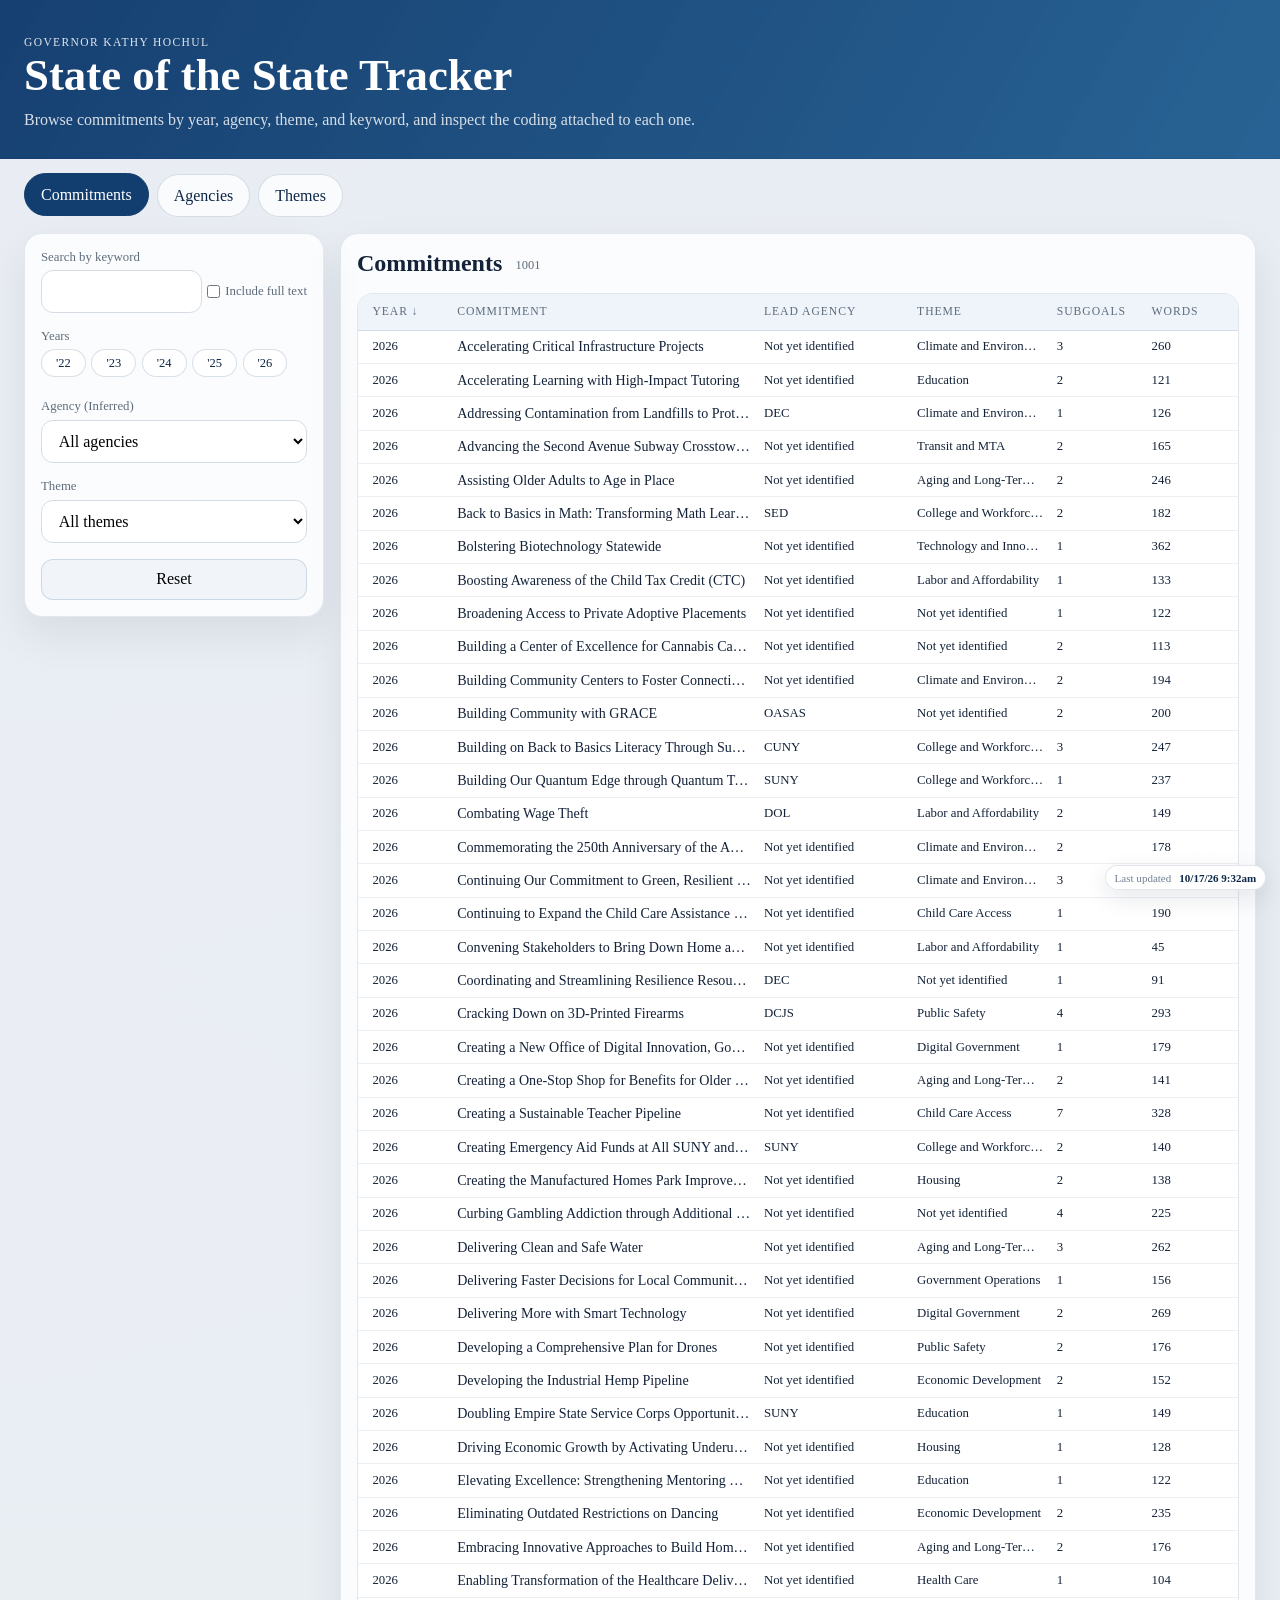
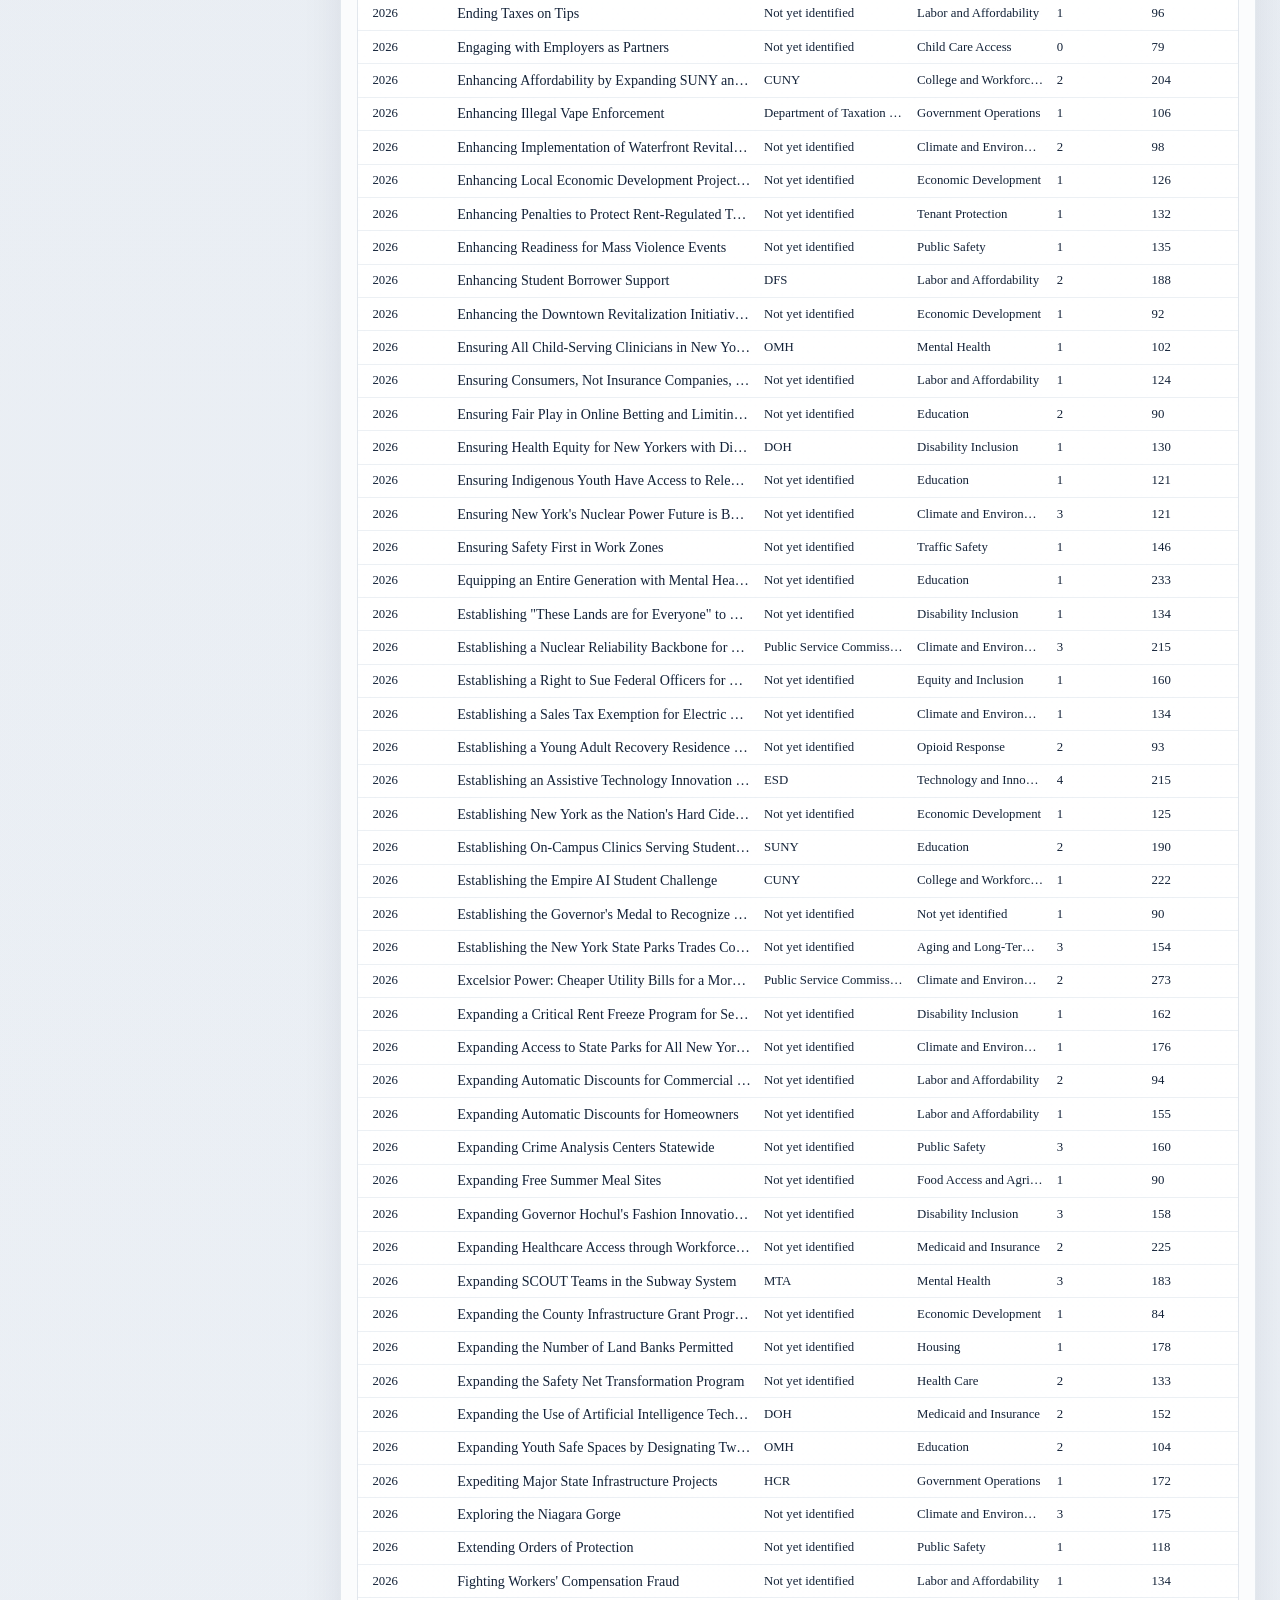
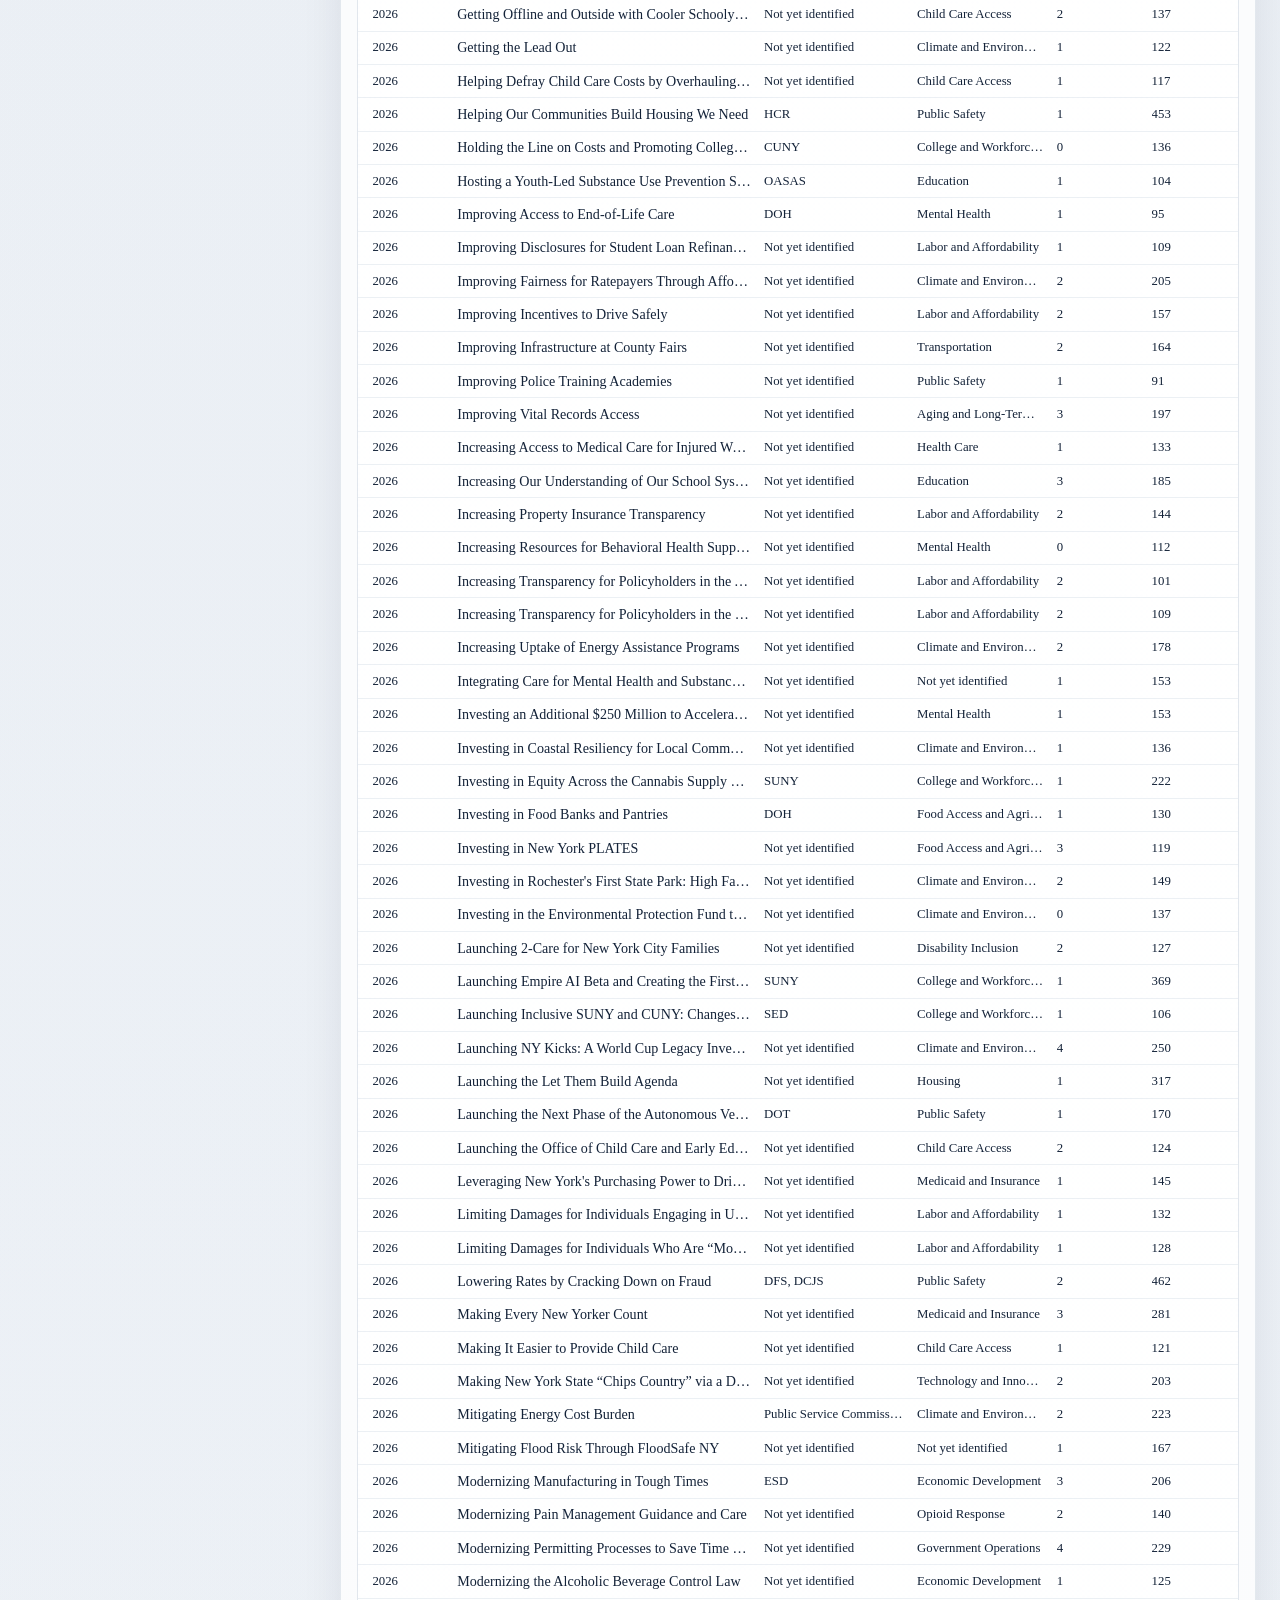
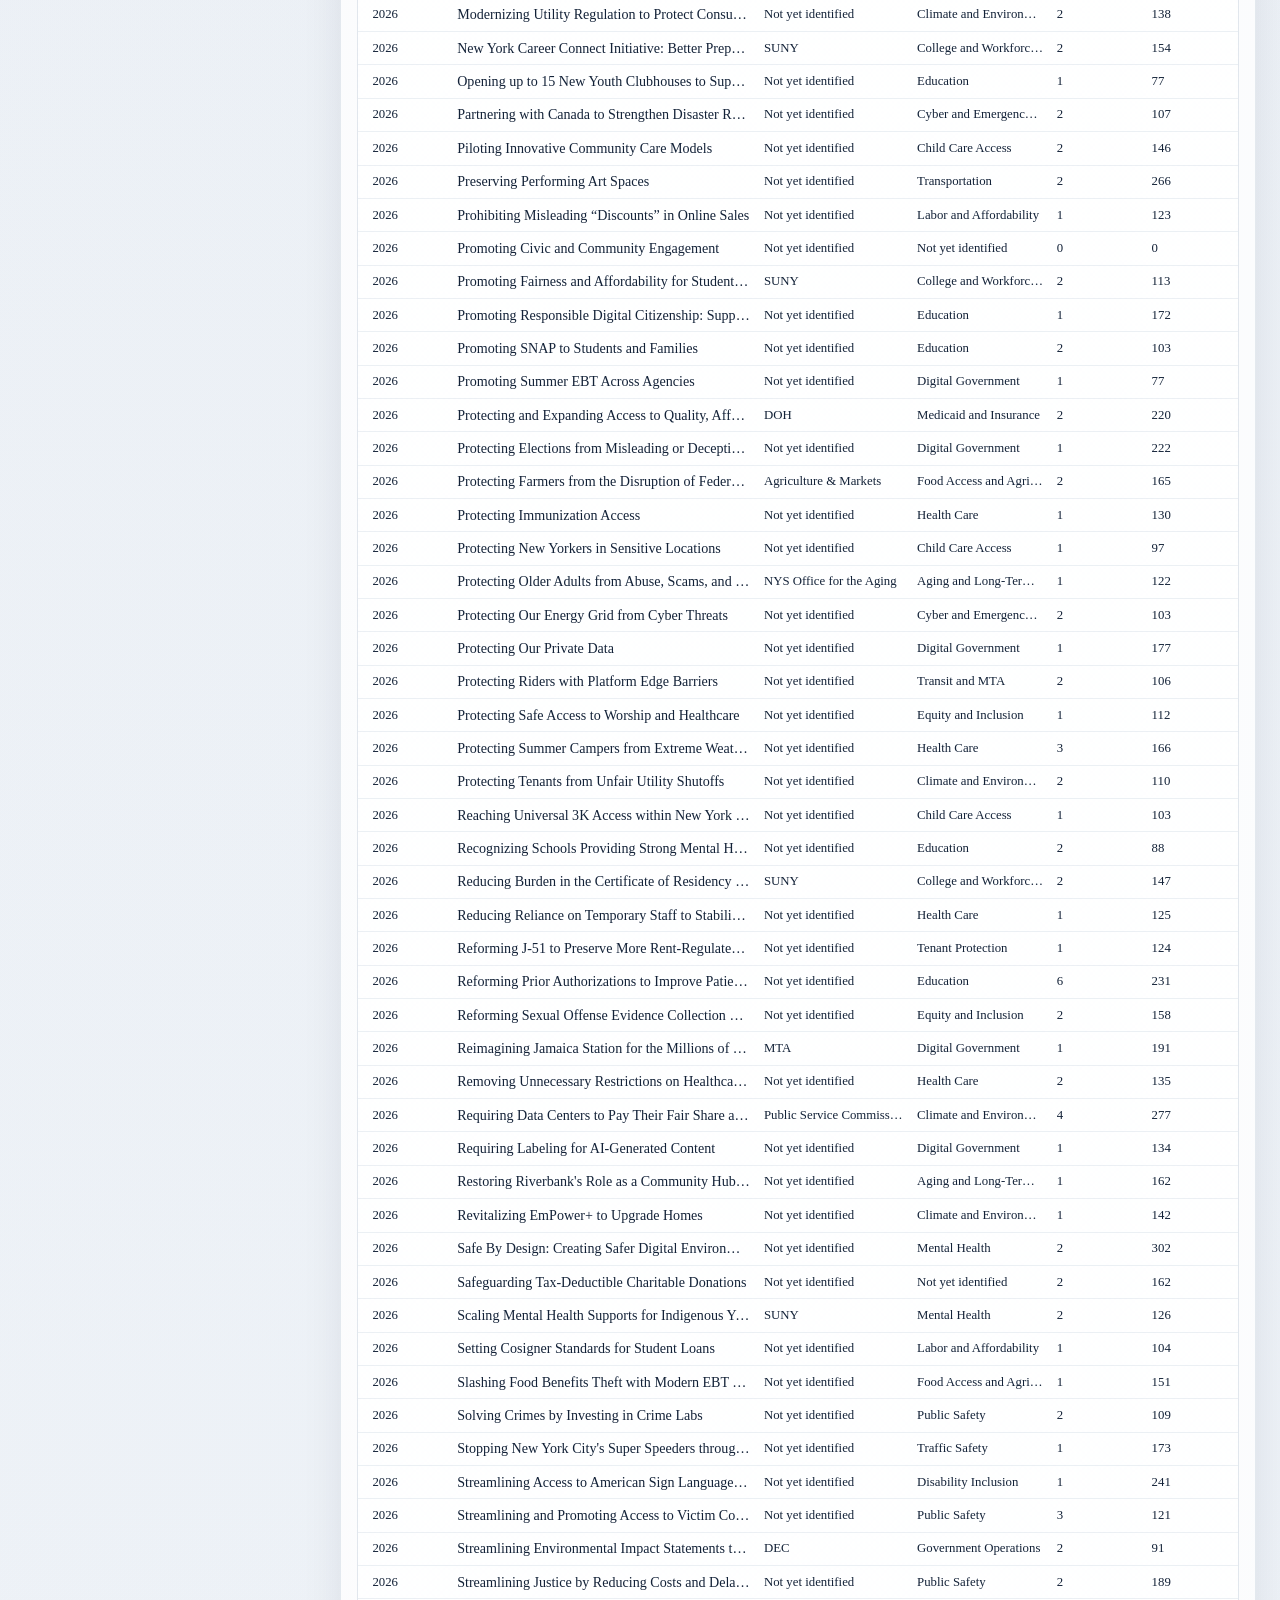
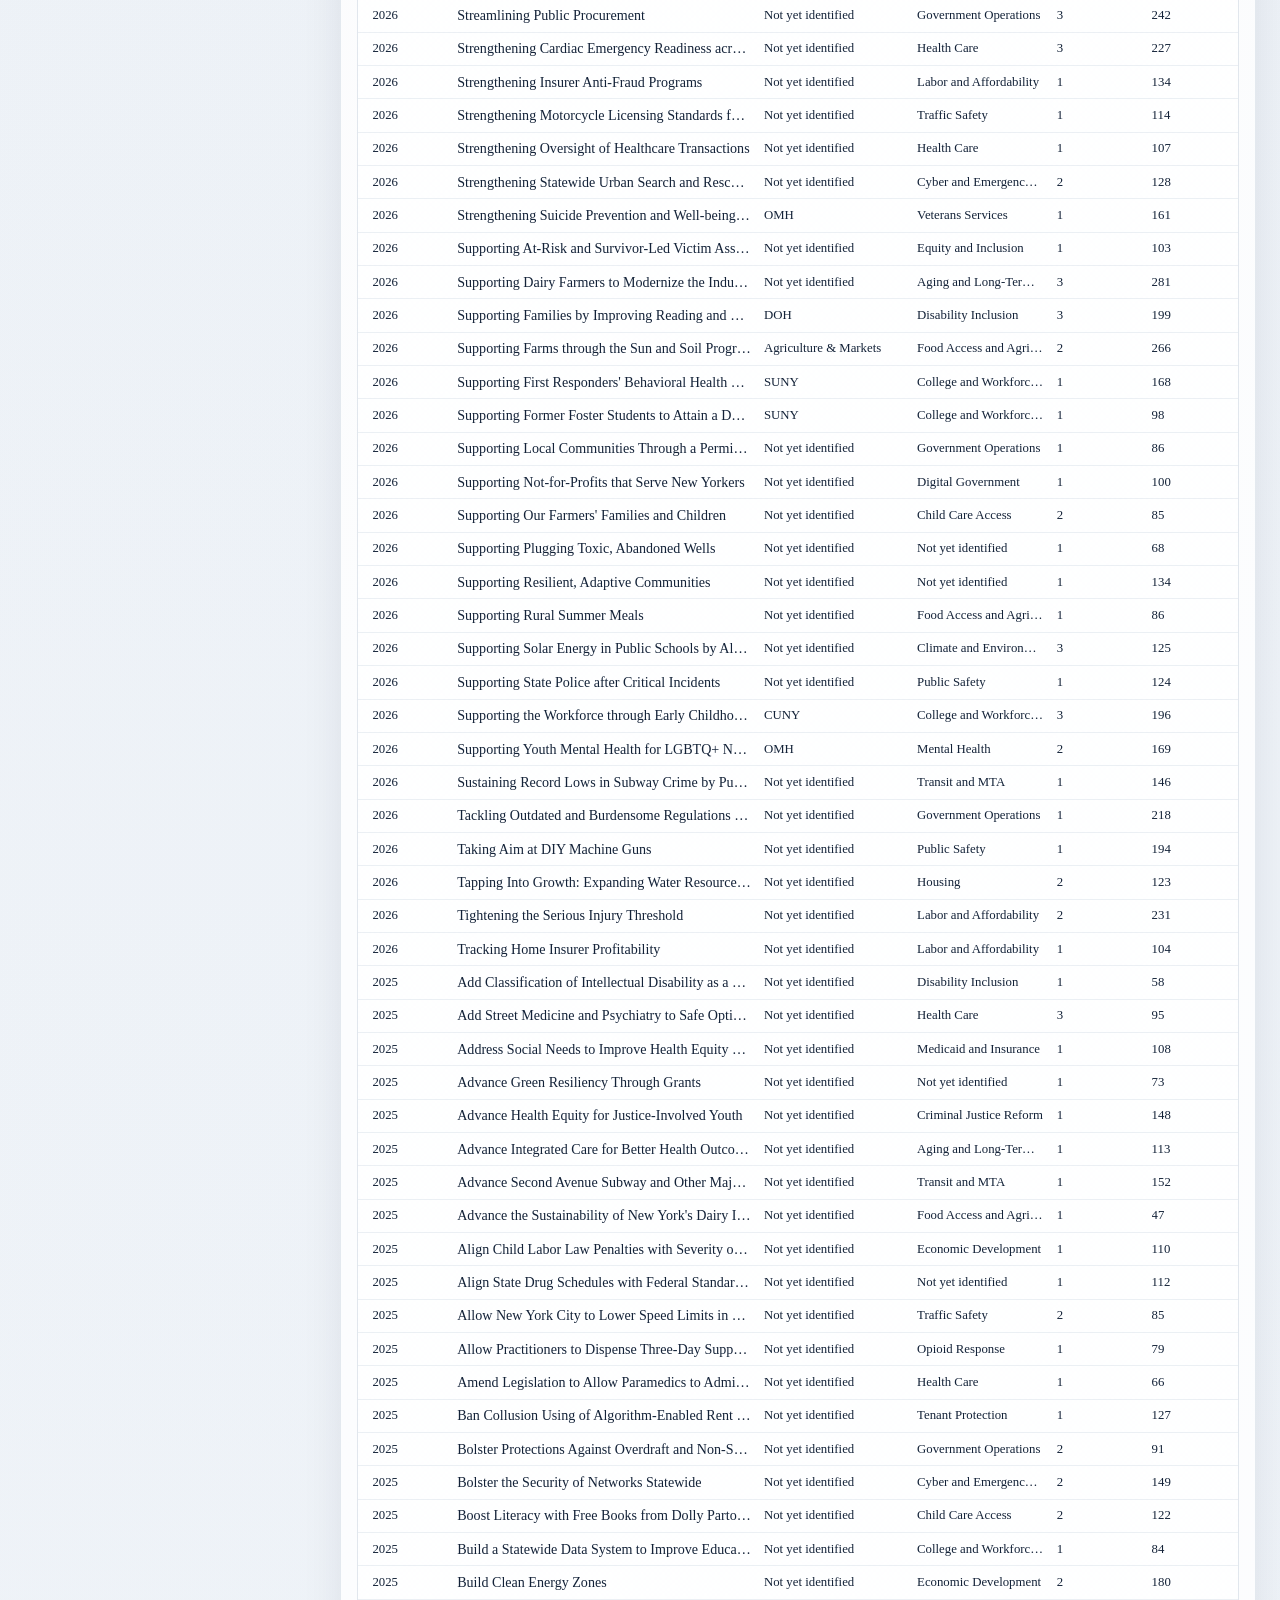
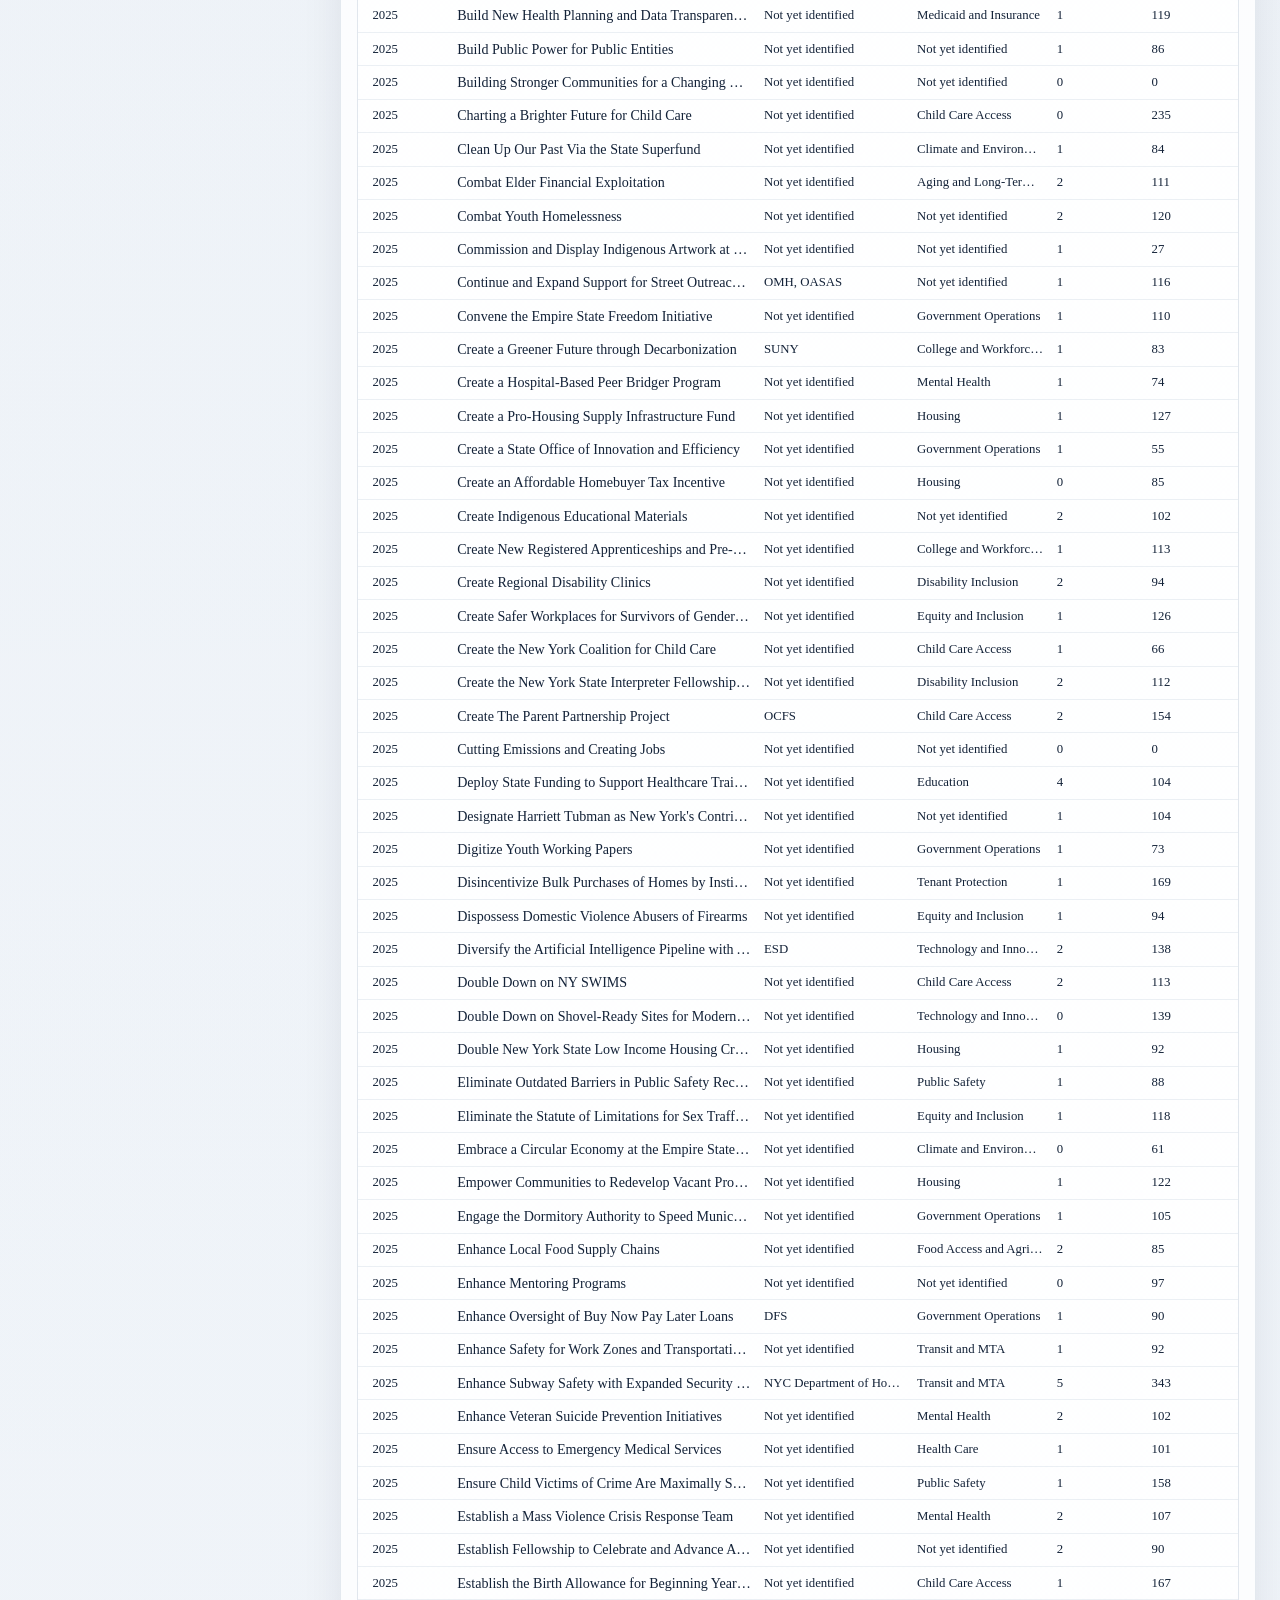
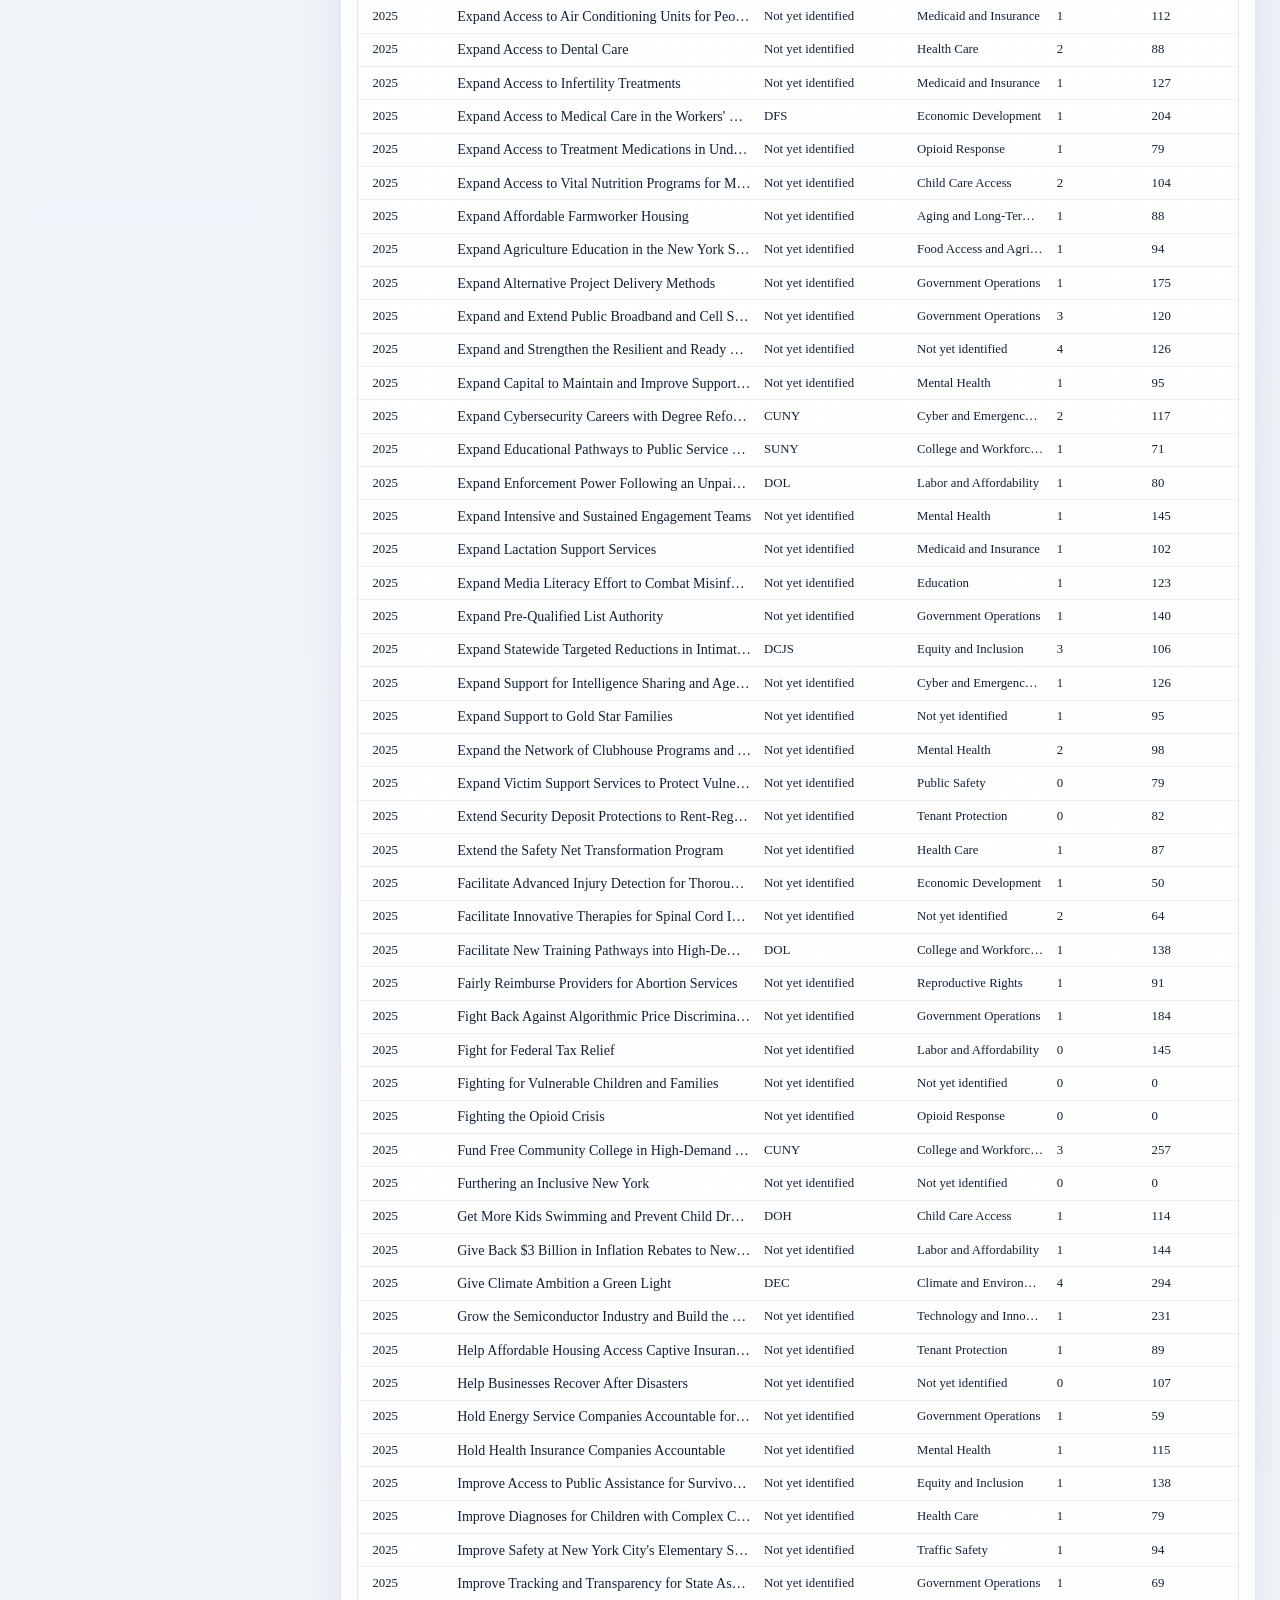
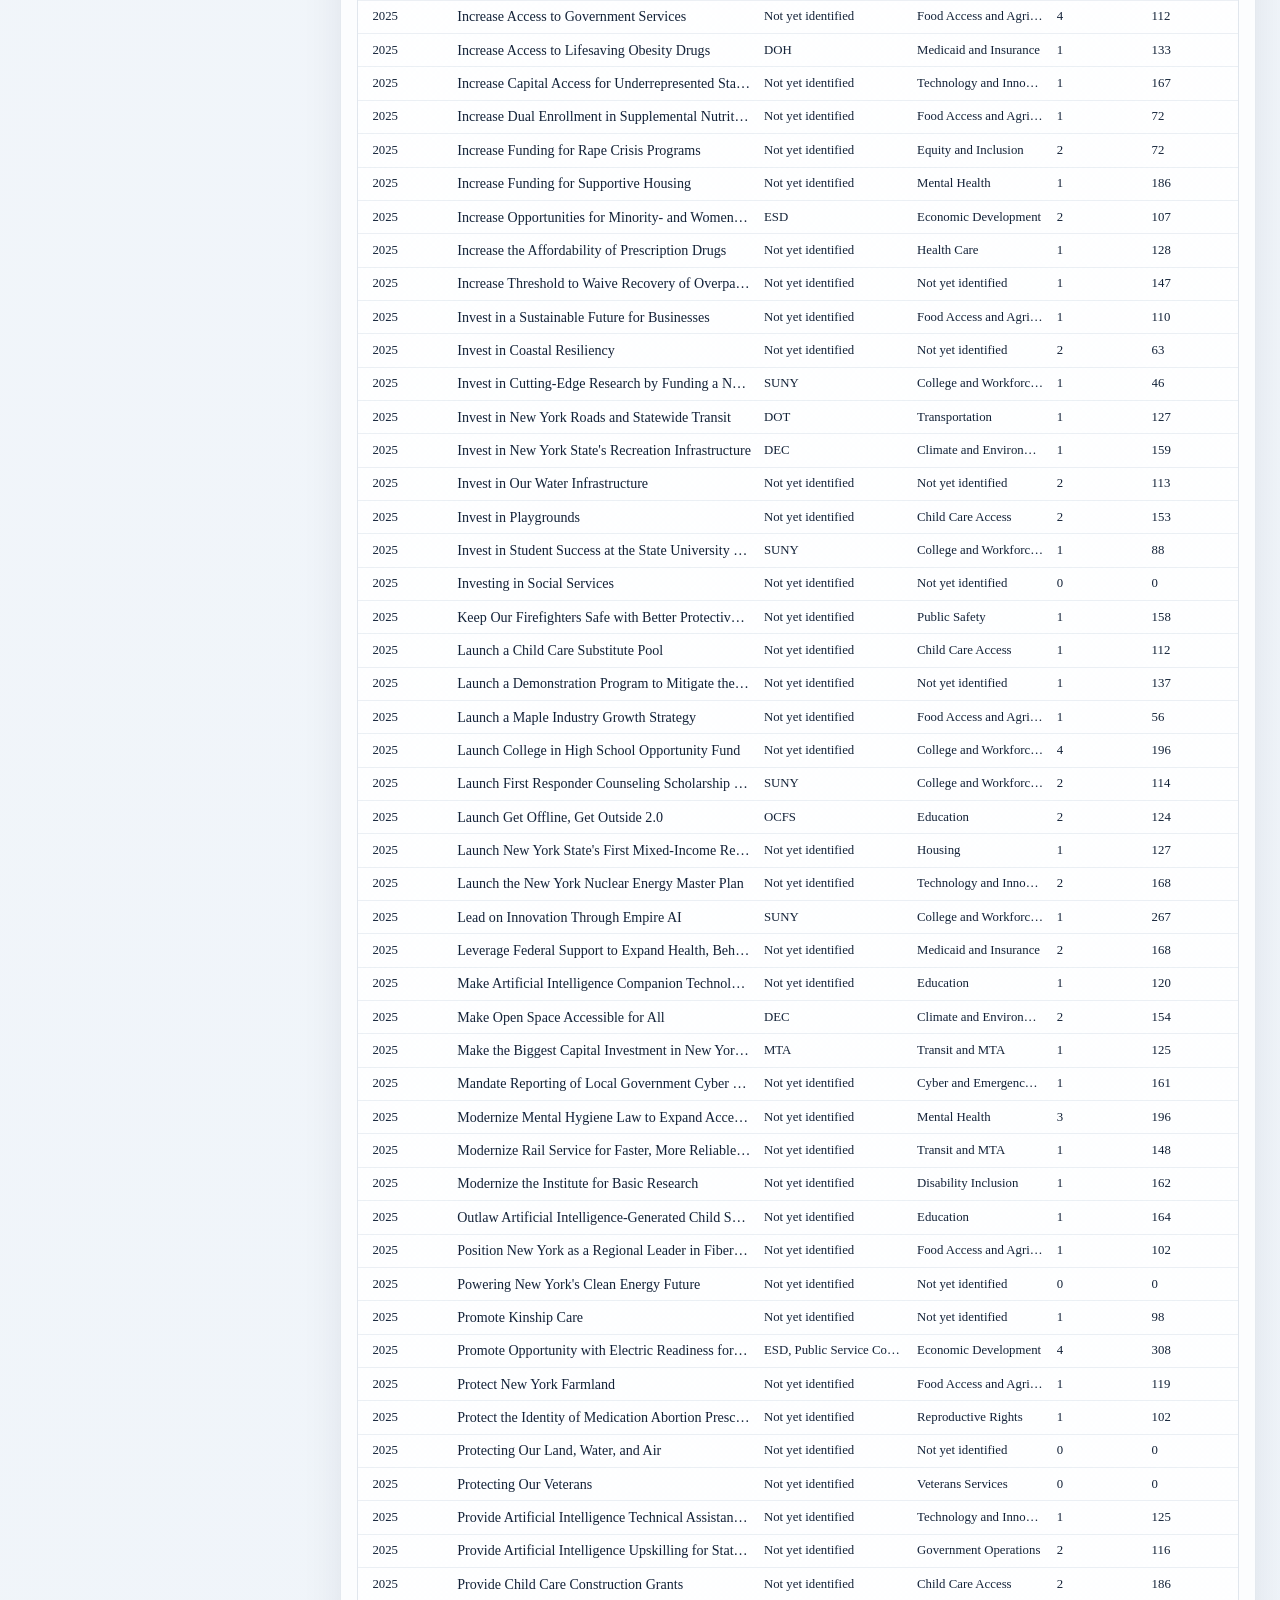
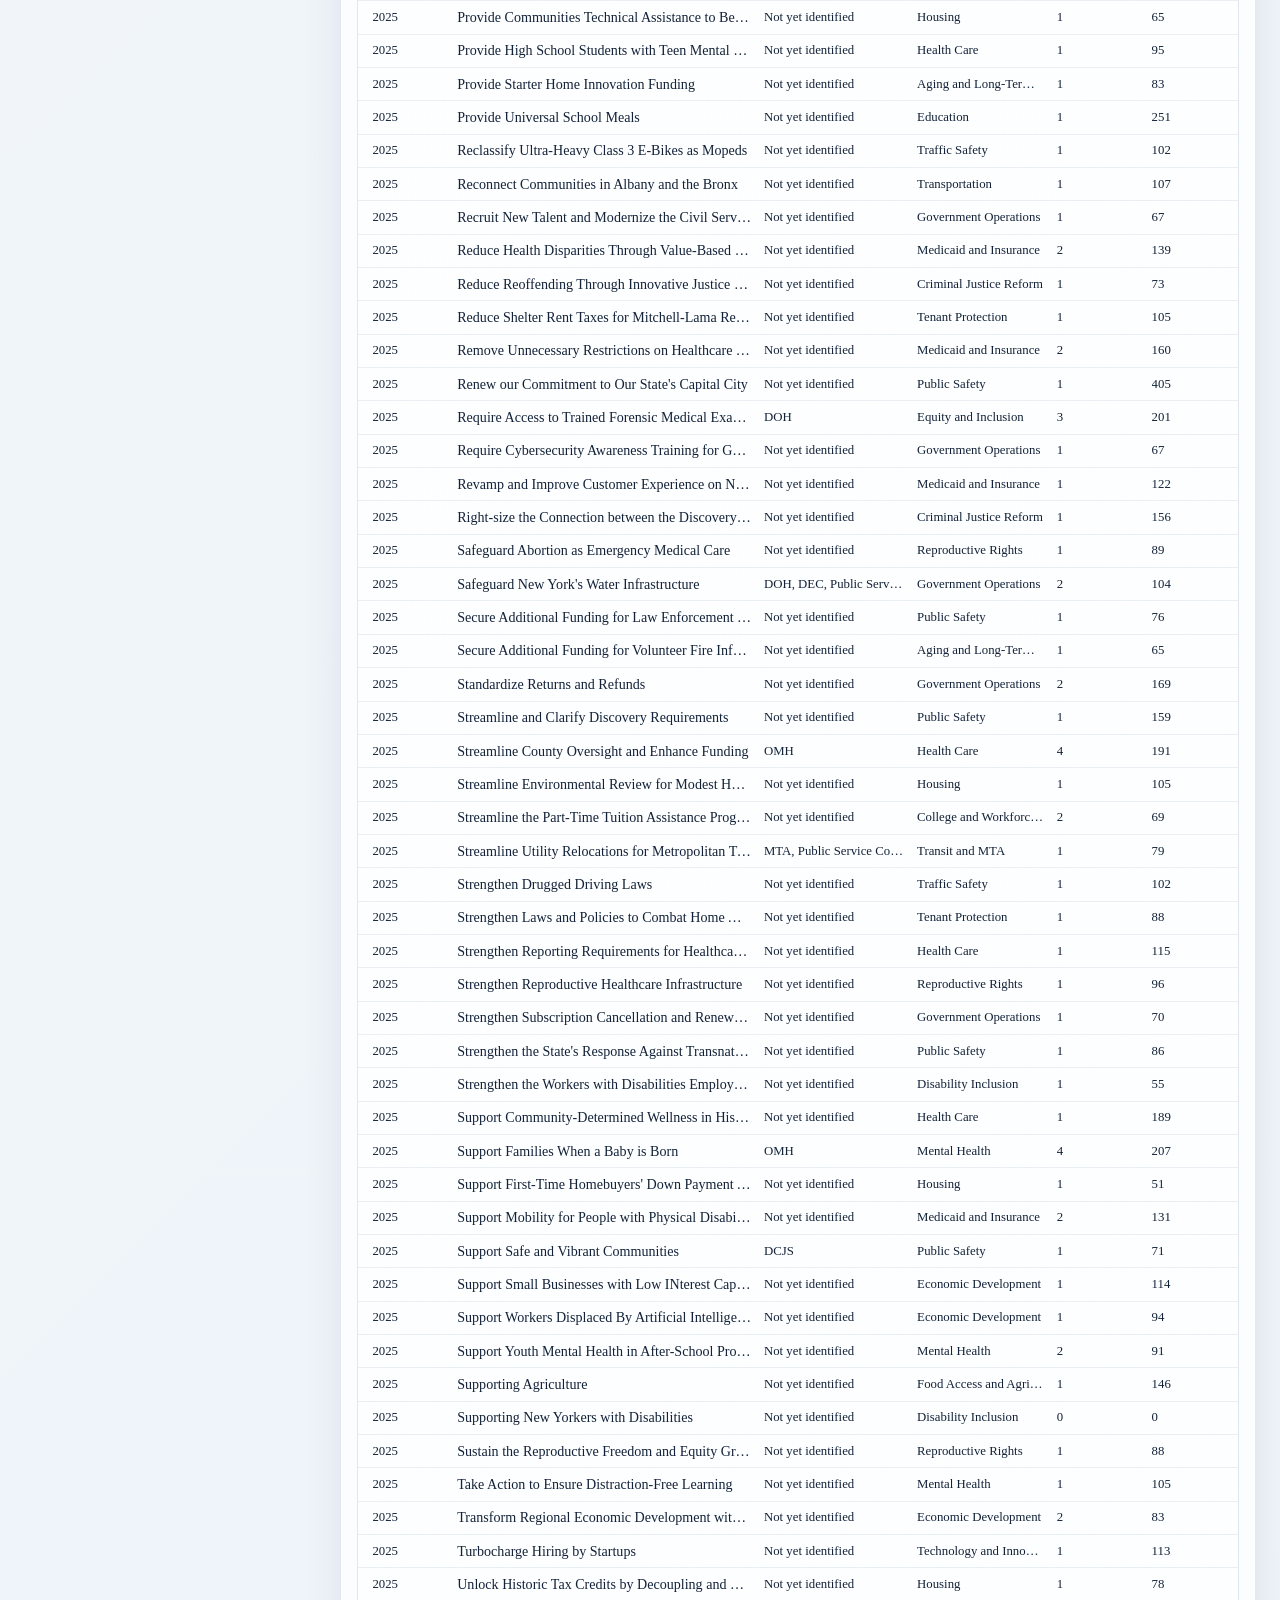
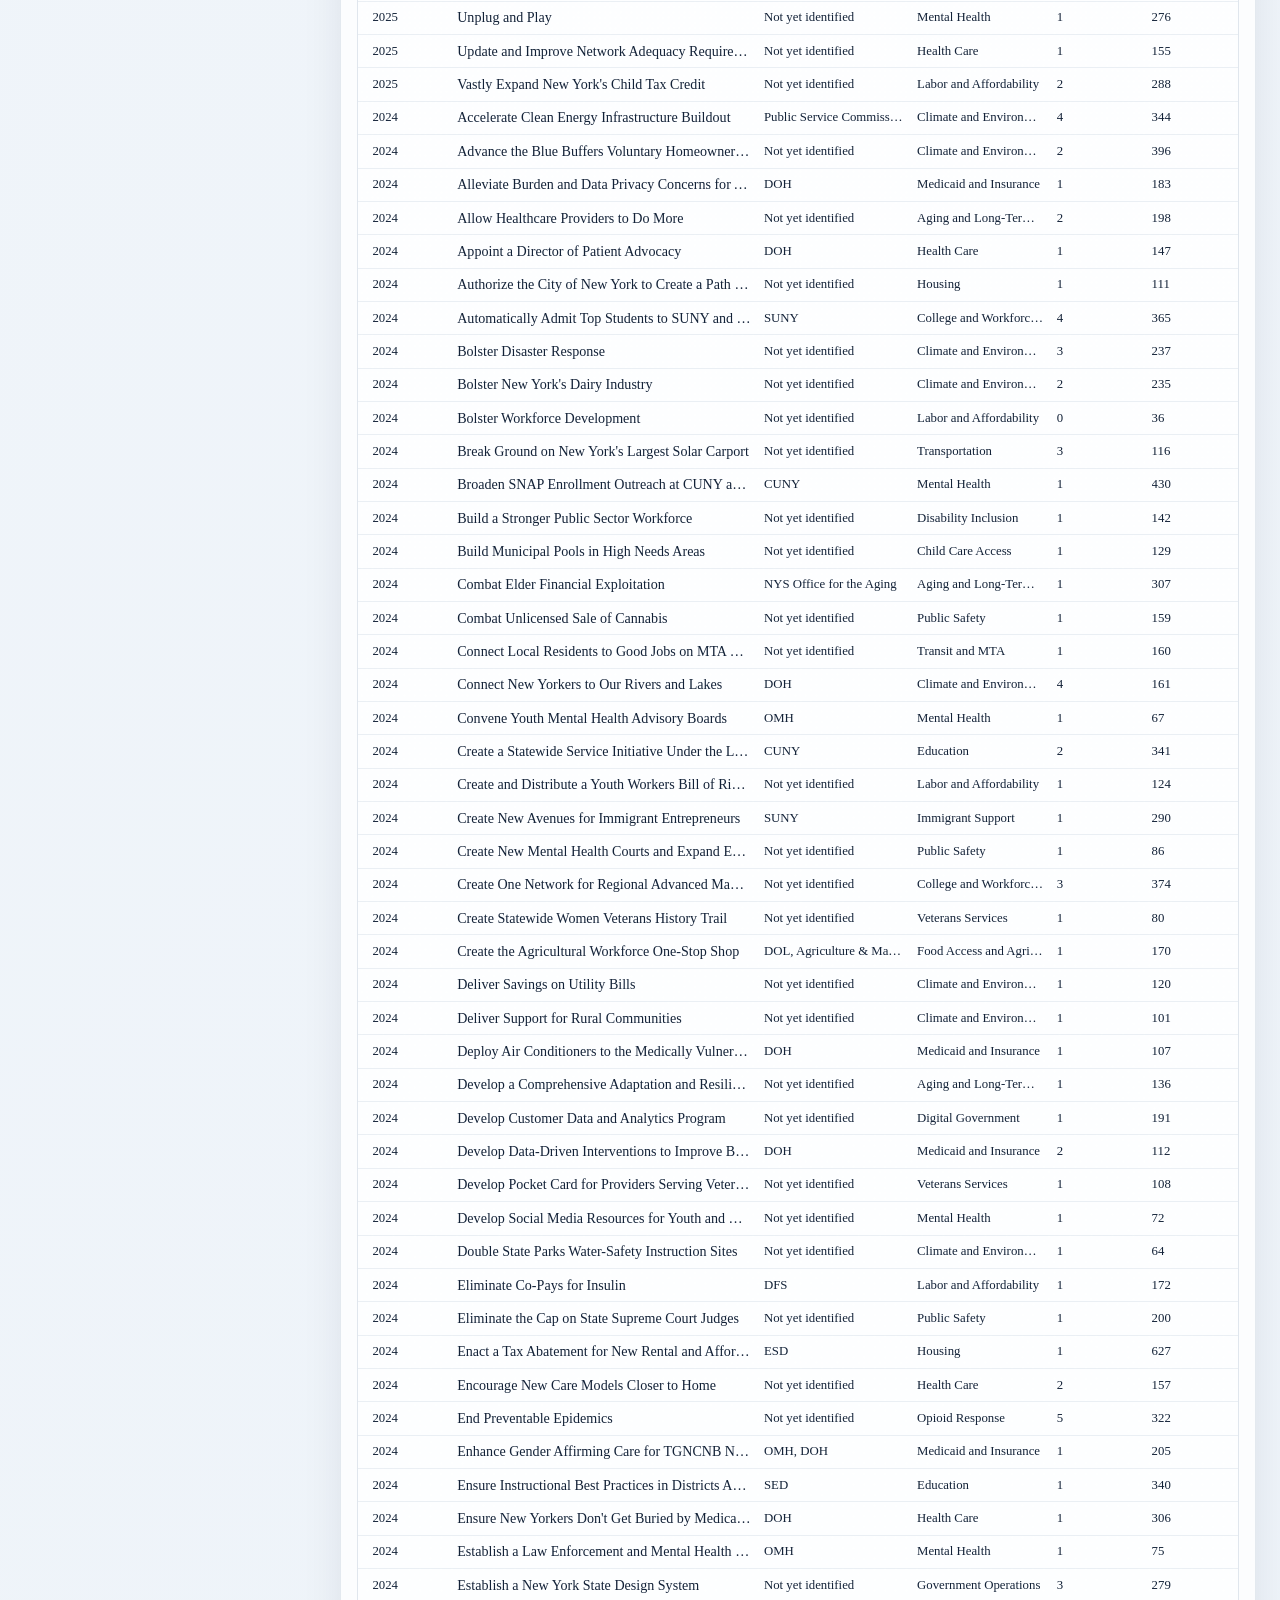
<file: docs/index.html>
<!DOCTYPE html>
<html lang="en">
<head>
  <meta charset="UTF-8">
  <meta name="viewport" content="width=device-width, initial-scale=1.0">
  <title>Hochul State of the State Tracker</title>
  <link rel="stylesheet" href="./styles.css?v=20261016">
</head>
<body>
  <header class="site-header">
    <div class="header-inner">
      <div>
        <p class="eyebrow">Governor Kathy Hochul</p>
        <h1>State of the State Tracker</h1>
        <p class="intro">
          Browse commitments by year, agency, theme, and keyword, and inspect the coding attached to each one.
        </p>
      </div>
      <div class="header-stats" id="header-stats"></div>
    </div>
  </header>

  <nav class="top-nav" aria-label="Primary">
    <button class="nav-link is-active" data-view="commitments">Commitments</button>
    <button class="nav-link" data-view="agencies">Agencies</button>
    <button class="nav-link" data-view="themes">Themes</button>
  </nav>

  <main class="layout">
    <aside class="sidebar" id="sidebar"></aside>
    <section class="content" id="content"></section>
  </main>

  <div class="modal-shell" id="modal-shell" aria-hidden="true">
    <div class="modal-backdrop" data-close-modal="true"></div>
    <section class="detail-modal" id="detail-modal" role="dialog" aria-modal="true" aria-labelledby="detail-modal-title">
      <button class="modal-close" id="modal-close" aria-label="Close detail window">×</button>
      <div class="detail-panel" id="detail-panel">
        <div class="detail-empty">
          <p>Select a commitment to inspect its coding, source links, and progress fields.</p>
        </div>
      </div>
    </section>
  </div>

  <div class="site-note" id="site-note"></div>

  <script src="./app.js?v=20261016"></script>
</body>
</html>
</file>
<file: docs/styles.css>
:root {
  --ny-blue: #123d6f;
  --ny-blue-deep: #0b2646;
  --ny-gold: #d8a134;
  --ink: #132238;
  --muted: #5f6c7b;
  --line: #d6dce4;
  --paper: #fbfcfe;
  --panel: #f1f5f9;
  --white: #ffffff;
  --chip: #dfe9f5;
  --shadow: 0 18px 40px rgba(10, 28, 54, 0.08);
  --radius: 18px;
}

* {
  box-sizing: border-box;
}

body {
  margin: 0;
  font-family: "Iowan Old Style", "Palatino Linotype", "Book Antiqua", Georgia, serif;
  color: var(--ink);
  background:
    linear-gradient(180deg, rgba(18, 61, 111, 0.06), transparent 34%),
    linear-gradient(135deg, #f6f8fb, #edf3f9 55%, #f7fafc);
}

button,
input,
select {
  font: inherit;
}

a {
  color: var(--ny-blue);
}

.site-header {
  border-bottom: 1px solid rgba(18, 61, 111, 0.15);
  background:
    linear-gradient(120deg, rgba(18, 61, 111, 0.98), rgba(24, 88, 143, 0.92)),
    linear-gradient(0deg, rgba(216, 161, 52, 0.18), rgba(216, 161, 52, 0.18));
  color: var(--white);
}

.header-inner {
  max-width: 1480px;
  margin: 0 auto;
  padding: 2.25rem 1.5rem 1.85rem;
  display: grid;
  grid-template-columns: minmax(0, 1.4fr) minmax(320px, 0.8fr);
  gap: 1.25rem;
  align-items: end;
}

.eyebrow {
  margin: 0 0 0.35rem;
  text-transform: uppercase;
  letter-spacing: 0.12em;
  font-size: 0.72rem;
  opacity: 0.86;
}

h1 {
  margin: 0;
  font-size: clamp(2rem, 3.5vw, 3.35rem);
  line-height: 0.95;
}

.intro {
  max-width: 52rem;
  margin: 0.9rem 0 0;
  color: rgba(255, 255, 255, 0.82);
  font-size: 1rem;
}

.header-stats {
  display: grid;
  grid-template-columns: repeat(2, minmax(0, 1fr));
  gap: 0.75rem;
}

.header-stats:empty {
  display: none;
}

.stat-tile {
  background: rgba(255, 255, 255, 0.11);
  border: 1px solid rgba(255, 255, 255, 0.16);
  border-radius: 16px;
  padding: 0.85rem 0.95rem;
  backdrop-filter: blur(10px);
}

.stat-tile .kicker {
  margin: 0;
  text-transform: uppercase;
  letter-spacing: 0.08em;
  font-size: 0.68rem;
  color: rgba(255, 255, 255, 0.76);
}

.stat-tile strong {
  display: block;
  margin-top: 0.28rem;
  font-size: 1.5rem;
}

.top-nav {
  max-width: 1480px;
  margin: 0 auto;
  padding: 0.95rem 1.5rem 0;
  display: flex;
  gap: 0.5rem;
  flex-wrap: wrap;
}

.nav-link {
  border: 1px solid rgba(18, 61, 111, 0.16);
  background: rgba(255, 255, 255, 0.78);
  color: var(--ny-blue-deep);
  padding: 0.7rem 1rem;
  border-radius: 999px;
  cursor: pointer;
  transition: transform 0.18s ease, background 0.18s ease, border-color 0.18s ease;
}

.nav-link:hover,
.nav-link.is-active {
  background: var(--ny-blue);
  color: var(--white);
  border-color: var(--ny-blue);
  transform: translateY(-1px);
}

.layout {
  max-width: 1480px;
  margin: 0 auto;
  padding: 1rem 1.5rem 1.75rem;
  display: grid;
  grid-template-columns: 300px minmax(0, 1fr);
  gap: 1rem;
  align-items: start;
}

.sidebar,
.content,
.detail-panel {
  background: rgba(255, 255, 255, 0.8);
  border: 1px solid rgba(18, 61, 111, 0.1);
  border-radius: var(--radius);
  box-shadow: var(--shadow);
}

.sidebar {
  position: sticky;
  top: 1rem;
}

.sidebar {
  padding: 1rem;
}

.content {
  padding: 1rem;
}

.detail-panel {
  padding: 1rem;
  background: linear-gradient(180deg, #ffffff, #f9fbfe);
  border: none;
  box-shadow: none;
}

.panel-title,
.section-title {
  margin: 0 0 0.75rem;
  font-size: 1rem;
  text-transform: uppercase;
  letter-spacing: 0.08em;
  color: var(--ny-blue);
}

.checkbox-row {
  display: flex;
  flex-wrap: nowrap;
  gap: 0.35rem;
}

.year-check {
  position: relative;
  display: inline-flex;
}

.year-check input {
  position: absolute;
  opacity: 0;
  pointer-events: none;
}

.year-check span {
  display: inline-flex;
  align-items: center;
  justify-content: center;
  min-width: 2.8rem;
  padding: 0.35rem 0.45rem;
  border: 1px solid rgba(18, 61, 111, 0.16);
  border-radius: 999px;
  background: var(--white);
  color: var(--ny-blue-deep);
  font-size: 0.78rem;
  cursor: pointer;
}

.year-check input:checked + span {
  background: var(--ny-blue);
  color: var(--white);
  border-color: var(--ny-blue);
}

.search-row {
  display: grid;
  grid-template-columns: minmax(0, 1fr) auto;
  align-items: center;
  gap: 0.35rem;
  margin-top: 0.3rem;
  width: 100%;
}

.search-row input[type="search"] {
  min-width: 0;
  width: 100%;
}

.inline-check {
  display: inline-flex;
  align-items: center;
  white-space: nowrap;
  gap: 0.3rem;
  font-size: 0.74rem;
  color: var(--muted);
  margin: 0;
}

.search-row .inline-check {
  justify-self: start;
  align-self: center;
}

.filter-group .inline-check {
  display: inline-flex;
  margin-bottom: 0;
}

.inline-check input {
  width: auto;
  margin: 0;
}

.filter-group {
  margin-bottom: 1rem;
}

.filter-group label {
  display: block;
  margin-bottom: 0.35rem;
  font-size: 0.8rem;
  color: var(--muted);
}

.filter-group input,
.filter-group select {
  width: 100%;
  padding: 0.7rem 0.8rem;
  border: 1px solid var(--line);
  border-radius: 12px;
  background: var(--white);
}

.chip-row,
.mini-chip-row {
  display: flex;
  flex-wrap: wrap;
  gap: 0.4rem;
}

.chip,
.mini-chip {
  display: inline-flex;
  align-items: center;
  gap: 0.3rem;
  border-radius: 999px;
  background: var(--chip);
  color: var(--ny-blue-deep);
  padding: 0.34rem 0.65rem;
  font-size: 0.78rem;
}

.chip button {
  border: none;
  background: none;
  cursor: pointer;
}

.chip-button {
  border: 1px solid rgba(18, 61, 111, 0.14);
  background: var(--white);
  color: var(--ny-blue);
  border-radius: 999px;
  padding: 0.4rem 0.7rem;
  font-size: 0.78rem;
  cursor: pointer;
}

.chip-button:hover {
  border-color: var(--ny-blue);
}

.utility-row {
  display: flex;
  gap: 0.5rem;
  margin-top: 0.8rem;
}

.utility-button {
  flex: 1;
  border: 1px solid rgba(18, 61, 111, 0.16);
  background: var(--panel);
  border-radius: 12px;
  padding: 0.65rem 0.8rem;
  cursor: pointer;
}

.utility-button:hover {
  background: #e5edf7;
}

.view-header {
  display: flex;
  justify-content: space-between;
  gap: 1rem;
  align-items: end;
  margin-bottom: 1rem;
}

.view-header h2 {
  margin: 0;
  font-size: 1.5rem;
}

.view-count {
  margin-left: 0.45rem;
  font-size: 0.78rem;
  font-weight: 400;
  color: var(--muted);
  vertical-align: middle;
}

.view-header p {
  margin: 0.25rem 0 0;
  color: var(--muted);
}

.summary-strip {
  display: grid;
  grid-template-columns: repeat(4, minmax(0, 1fr));
  gap: 0.75rem;
  margin-bottom: 1rem;
}

.summary-card {
  padding: 0.95rem 1rem;
  border-radius: 16px;
  background: linear-gradient(180deg, #ffffff, #f5f8fb);
  border: 1px solid rgba(18, 61, 111, 0.1);
}

.summary-card p {
  margin: 0;
  color: var(--muted);
  font-size: 0.8rem;
}

.summary-card strong {
  display: block;
  margin-top: 0.28rem;
  font-size: 1.55rem;
}

.commitment-list,
.card-list {
  display: grid;
  gap: 0.8rem;
}

.dense-table {
  border: 1px solid rgba(18, 61, 111, 0.12);
  border-radius: 16px;
  overflow: hidden;
  background: linear-gradient(180deg, #ffffff, #fbfdff);
}

.dense-row {
  display: grid;
  grid-template-columns: 72px minmax(0, 2.2fr) minmax(0, 1.05fr) minmax(0, 0.95fr) 82px 72px;
  gap: 0.8rem;
  align-items: center;
  width: 100%;
}

.dense-head {
  padding: 0.72rem 0.9rem;
  background: #eef4fa;
  border-bottom: 1px solid rgba(18, 61, 111, 0.12);
  color: var(--muted);
  font-size: 0.73rem;
  text-transform: uppercase;
  letter-spacing: 0.08em;
}

.sort-button {
  border: none;
  background: transparent;
  padding: 0;
  text-align: left;
  cursor: pointer;
  color: inherit;
  font: inherit;
  text-transform: inherit;
  letter-spacing: inherit;
}

.sort-button:hover {
  color: var(--ny-blue);
}

.dense-button {
  border: none;
  border-bottom: 1px solid rgba(18, 61, 111, 0.08);
  background: transparent;
  padding: 0.48rem 0.9rem;
  text-align: left;
  cursor: pointer;
  color: inherit;
}

.dense-button:last-child {
  border-bottom: none;
}

.dense-button:hover,
.dense-button.is-selected {
  background: #f4f8fc;
}

.dense-title {
  overflow: hidden;
  white-space: nowrap;
  text-overflow: ellipsis;
  font-size: 0.88rem;
}

.dense-button div:not(.dense-title) {
  overflow: hidden;
  white-space: nowrap;
  text-overflow: ellipsis;
  font-size: 0.8rem;
}

.dense-table-agencies .dense-row {
  grid-template-columns: minmax(0, 1fr) 120px;
}

.dense-table-modal .dense-row {
  grid-template-columns: 84px minmax(0, 1.9fr) minmax(0, 1fr);
}

.commitment-card,
.browse-card {
  border: 1px solid rgba(18, 61, 111, 0.12);
  border-radius: 16px;
  background: linear-gradient(180deg, #ffffff, #fbfdff);
  padding: 0.95rem 1rem;
}

.commitment-card {
  cursor: pointer;
}

.commitment-card:hover,
.commitment-card.is-selected,
.browse-card:hover {
  border-color: rgba(18, 61, 111, 0.28);
  transform: translateY(-1px);
}

.commitment-card h3,
.browse-card h3 {
  margin: 0 0 0.45rem;
  font-size: 1.06rem;
}

.meta-line {
  display: flex;
  flex-wrap: wrap;
  gap: 0.5rem;
  margin-bottom: 0.65rem;
}

.meta-pill {
  display: inline-flex;
  align-items: center;
  border-radius: 999px;
  padding: 0.28rem 0.62rem;
  background: var(--panel);
  font-size: 0.75rem;
  color: var(--ny-blue-deep);
}

.meta-pill.gold {
  background: rgba(216, 161, 52, 0.16);
}

.meta-pill.blue {
  background: rgba(18, 61, 111, 0.12);
}

.muted {
  color: var(--muted);
}

.detail-empty {
  min-height: 18rem;
  display: grid;
  place-items: center;
  text-align: center;
  color: var(--muted);
}

.detail-title {
  margin: 0 0 0.7rem;
  font-size: 1.45rem;
  line-height: 1.05;
  display: flex;
  flex-wrap: wrap;
  align-items: baseline;
  gap: 0.5rem;
}

.detail-id {
  font-size: 0.8rem;
  font-weight: 400;
  color: var(--muted);
}

.modal-toolbar {
  display: flex;
  justify-content: space-between;
  align-items: center;
  margin-bottom: 0.75rem;
}

.back-button,
.inline-link {
  border: none;
  background: transparent;
  color: var(--ny-blue);
  cursor: pointer;
  padding: 0;
  font: inherit;
  text-decoration: underline;
  text-underline-offset: 0.15em;
}

.back-button {
  width: 2.1rem;
  height: 2.1rem;
  display: inline-grid;
  place-items: center;
  padding: 0;
  border: 1px solid rgba(18, 61, 111, 0.14);
  border-radius: 999px;
  background: rgba(255, 255, 255, 0.96);
  font-size: 1.15rem;
  text-decoration: none;
}

.back-button:hover,
.inline-link:hover {
  color: var(--ny-blue-deep);
}

.modal-shell {
  position: fixed;
  inset: 0;
  z-index: 1000;
  display: none;
}

.modal-shell.is-open {
  display: block;
}

.modal-backdrop {
  position: absolute;
  inset: 0;
  background: rgba(8, 22, 42, 0.48);
  backdrop-filter: blur(3px);
}

.detail-modal {
  position: relative;
  width: min(760px, calc(100vw - 1.5rem));
  max-height: calc(100vh - 2rem);
  margin: 1rem auto;
  overflow: auto;
  border: 1px solid rgba(18, 61, 111, 0.12);
  border-radius: 24px;
  background: rgba(255, 255, 255, 0.98);
  box-shadow: 0 28px 72px rgba(10, 28, 54, 0.28);
}

.detail-modal.is-wide {
  width: min(1080px, calc(100vw - 1.5rem));
}

.modal-close {
  position: sticky;
  top: 0.9rem;
  float: right;
  margin: 0.9rem 0.9rem 0 0;
  width: 2.1rem;
  height: 2.1rem;
  border: 1px solid rgba(18, 61, 111, 0.14);
  border-radius: 999px;
  background: rgba(255, 255, 255, 0.96);
  color: var(--ny-blue-deep);
  font-size: 1.4rem;
  line-height: 1;
  cursor: pointer;
  z-index: 2;
}

.modal-close:hover {
  background: var(--panel);
}

.detail-block {
  margin-top: 1rem;
  padding-top: 1rem;
  border-top: 1px solid var(--line);
}

.detail-block h3 {
  margin: 0 0 0.6rem;
  font-size: 0.95rem;
  text-transform: uppercase;
  letter-spacing: 0.06em;
  color: var(--ny-blue);
}

.blurb-text p {
  margin: 0 0 0.9rem;
  line-height: 1.45;
}

.blurb-text p:last-child {
  margin-bottom: 0;
}

.blurb-text mark {
  background: rgba(216, 161, 52, 0.28);
  color: inherit;
  padding: 0 0.08rem;
  border-radius: 0.18rem;
}

.line-field {
  display: grid;
  grid-template-columns: 170px minmax(0, 1fr);
  gap: 0.65rem;
  padding: 0.18rem 0;
}

.line-label {
  color: var(--muted);
}

.subgoal-list {
  margin: 0;
  padding-left: 1.2rem;
}

.subgoal-list li {
  margin-bottom: 0.55rem;
  line-height: 1.4;
}

.subgoal-list li:last-child {
  margin-bottom: 0;
}

.source-line {
  margin: 0;
  display: flex;
  flex-wrap: wrap;
  gap: 0.4rem;
  align-items: center;
}

.source-sep {
  color: var(--muted);
}

.detail-grid {
  display: grid;
  grid-template-columns: repeat(2, minmax(0, 1fr));
  gap: 0.7rem;
}

.detail-grid dl,
.detail-list {
  margin: 0;
}

.detail-grid dt,
.detail-list dt {
  font-size: 0.75rem;
  text-transform: uppercase;
  letter-spacing: 0.06em;
  color: var(--muted);
}

.detail-grid dd,
.detail-list dd {
  margin: 0.2rem 0 0;
}

.analysis-grid {
  display: grid;
  grid-template-columns: repeat(2, minmax(0, 1fr));
  gap: 0.9rem;
}

.analysis-card {
  border: 1px solid rgba(18, 61, 111, 0.1);
  border-radius: 16px;
  padding: 1rem;
  background: linear-gradient(180deg, #ffffff, #f8fbff);
}

.bar-list {
  display: grid;
  gap: 0.5rem;
}

.bar-row {
  display: grid;
  grid-template-columns: 1fr 3fr auto;
  gap: 0.65rem;
  align-items: center;
}

.bar-track {
  height: 0.6rem;
  border-radius: 999px;
  background: #e6edf6;
  overflow: hidden;
}

.bar-fill {
  height: 100%;
  background: linear-gradient(90deg, var(--ny-blue), #3a79b5);
  border-radius: inherit;
}

.empty-state {
  padding: 1.5rem;
  border-radius: 16px;
  background: var(--panel);
  color: var(--muted);
  text-align: center;
}

.site-note {
  position: fixed;
  right: 14px;
  bottom: 10px;
  z-index: 999;
  display: flex;
  align-items: center;
  gap: 0.5rem;
  padding: 0.34rem 0.55rem;
  border: 1px solid rgba(18, 61, 111, 0.12);
  border-radius: 999px;
  background: rgba(255, 255, 255, 0.94);
  box-shadow: 0 8px 24px rgba(10, 28, 54, 0.1);
  font-size: 0.69rem;
  color: #728094;
}

.site-note strong {
  color: var(--ny-blue-deep);
}

@media (max-width: 1220px) {
  .layout {
    grid-template-columns: 280px minmax(0, 1fr);
  }
}

@media (max-width: 880px) {
  .header-inner {
    grid-template-columns: 1fr;
  }

  .layout {
    grid-template-columns: 1fr;
  }

  .sidebar {
    position: static;
  }

  .summary-strip,
  .analysis-grid {
    grid-template-columns: 1fr;
  }

  .dense-row,
  .dense-table-modal .dense-row {
    grid-template-columns: 68px minmax(0, 1.5fr) minmax(0, 0.9fr);
  }

  .dense-head > :nth-child(3),
  .dense-head > :nth-child(4),
  .dense-head > :nth-child(5),
  .dense-head > :nth-child(6),
  .dense-button > :nth-child(3),
  .dense-button > :nth-child(4),
  .dense-button > :nth-child(5),
  .dense-button > :nth-child(6) {
    display: none;
  }

  .dense-table-agencies .dense-head > :nth-child(2),
  .dense-table-agencies .dense-button > :nth-child(2) {
    display: block;
  }

  .detail-grid {
    grid-template-columns: 1fr;
  }

  .line-field {
    grid-template-columns: 1fr;
    gap: 0.15rem;
  }

  .site-note {
    right: 10px;
    left: 10px;
    bottom: 10px;
    justify-content: center;
    text-align: center;
  }

  .detail-modal {
    width: calc(100vw - 1rem);
    margin: 0.5rem auto;
    max-height: calc(100vh - 1rem);
  }
}
</file>
